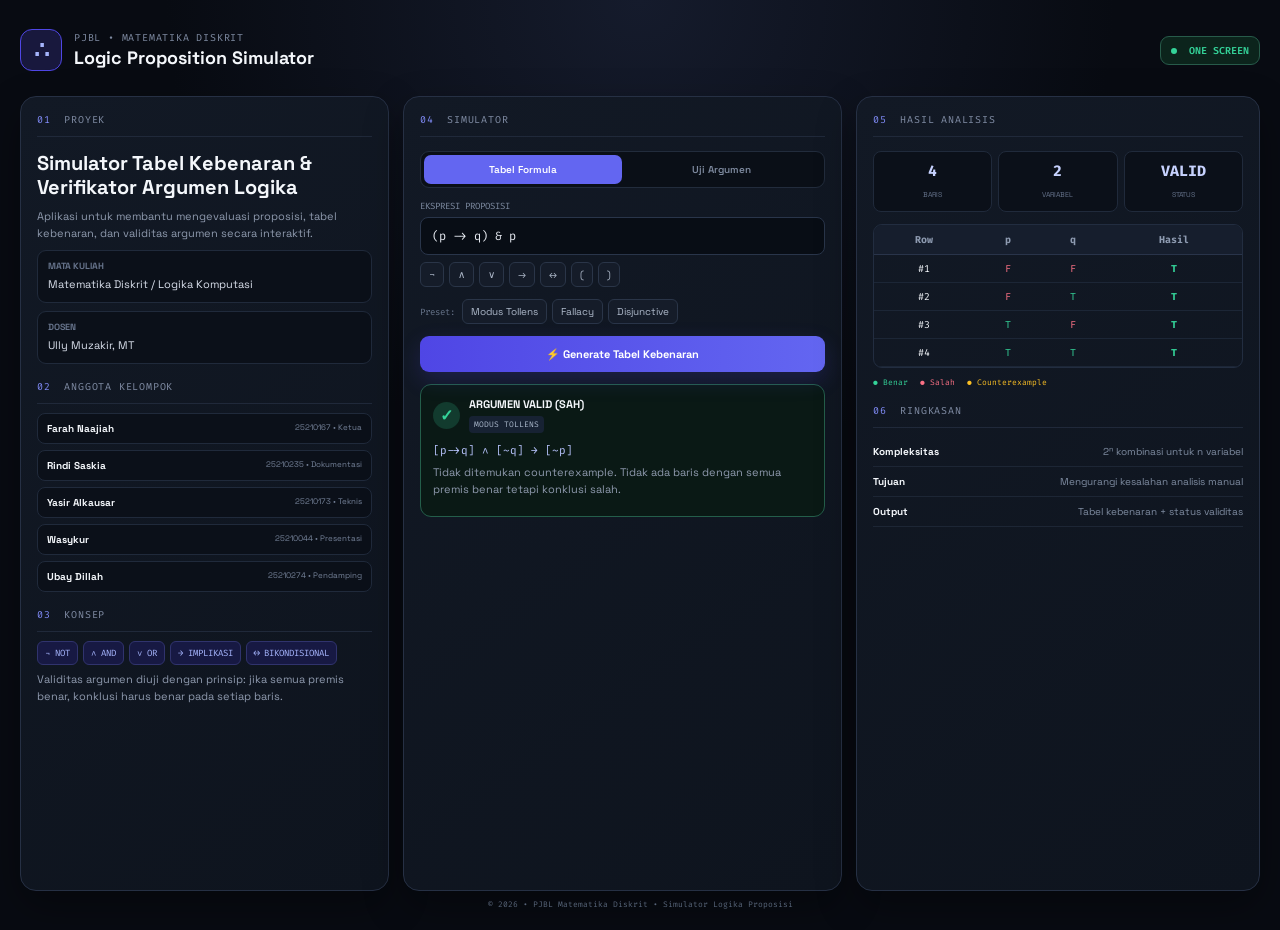
<file: index.html>
<!DOCTYPE html>
<html lang="id">
<head>
  <meta charset="UTF-8">
  <meta name="viewport" content="width=device-width, initial-scale=1.0">

  <title>Logic Proposition Simulator</title>

  <link rel="preconnect" href="https://fonts.googleapis.com">
  <link rel="preconnect" href="https://fonts.gstatic.com" crossorigin>

  <link
    href="https://fonts.googleapis.com/css2?family=Fira+Code:wght@400;500;600&family=Space+Grotesk:wght@400;500;600;700&display=swap"
    rel="stylesheet"
  >

  <link rel="stylesheet" href="style.css">
</head>

<body>

<div class="app">

  <!-- HEADER -->
  <header class="topbar">

    <div class="brand">

      <div class="logo">
        ∴
      </div>

      <div>
        <div class="eyebrow">
          PJBL • MATEMATIKA DISKRIT
        </div>

        <h1>
          Logic Proposition Simulator
        </h1>
      </div>

    </div>

    <div class="status">
      <span></span>
      ONE SCREEN
    </div>

  </header>


  <!-- DASHBOARD -->
  <main class="dashboard">


    <!-- ============================= -->
    <!-- PANEL KIRI -->
    <!-- ============================= -->

    <aside class="panel project-panel">

      <div class="panel-title">
        <span>01</span>
        PROYEK
      </div>

      <h2>
        Simulator Tabel Kebenaran & Verifikator Argumen Logika
      </h2>

      <p class="muted">
        Aplikasi untuk membantu mengevaluasi proposisi,
        tabel kebenaran, dan validitas argumen secara interaktif.
      </p>


      <!-- INFORMASI PROYEK -->

      <div class="info-box">

        <b>Mata Kuliah</b>

        <span>
          Matematika Diskrit / Logika Komputasi
        </span>

      </div>


      <div class="info-box">

        <b>Dosen</b>

        <span>
          Ully Muzakir, MT
        </span>

      </div>


      <!-- ANGGOTA -->

      <div class="panel-title small">

        <span>02</span>

        ANGGOTA KELOMPOK

      </div>


      <div class="members">

        <div>
          <b>Farah Naajiah</b>
          <small>
            25210167 • Ketua
          </small>
        </div>


        <div>
          <b>Rindi Saskia</b>
          <small>
            25210235 • Dokumentasi
          </small>
        </div>


        <div>
          <b>Yasir Alkausar</b>
          <small>
            25210173 • Teknis
          </small>
        </div>


        <div>
          <b>Wasykur</b>
          <small>
            25210044 • Presentasi
          </small>
        </div>


        <div>
          <b>Ubay Dillah</b>
          <small>
            25210274 • Pendamping
          </small>
        </div>

      </div>


      <!-- KONSEP -->

      <div class="theory">

        <div class="panel-title small">

          <span>03</span>

          KONSEP

        </div>


        <div class="chips">

          <span>
            ¬ NOT
          </span>

          <span>
            ∧ AND
          </span>

          <span>
            ∨ OR
          </span>

          <span>
            → IMPLIKASI
          </span>

          <span>
            ↔ BIKONDISIONAL
          </span>

        </div>


        <p class="muted">

          Validitas argumen diuji dengan prinsip:
          jika semua premis benar, konklusi harus benar
          pada setiap baris.

        </p>

      </div>

    </aside>



    <!-- ============================= -->
    <!-- PANEL TENGAH -->
    <!-- ============================= -->

    <section class="panel simulator-panel">

      <div class="panel-title">

        <span>04</span>

        SIMULATOR

      </div>


      <!-- MODE -->

      <div class="mode-switch">

        <button
          id="formulaMode"
          class="mode active"
          onclick="switchMode('formula')"
        >
          Tabel Formula
        </button>


        <button
          id="argumentMode"
          class="mode"
          onclick="switchMode('argument')"
        >
          Uji Argumen
        </button>

      </div>



      <!-- ============================= -->
      <!-- FORMULA -->
      <!-- ============================= -->

      <div id="formulaBox">

        <label>
          Ekspresi proposisi
        </label>


        <input
          id="formulaInput"
          value="(p -> q) & p"
          placeholder="Contoh: (p -> q) & p"
        >


        <!-- SYMBOL -->

        <div class="symbol-row">

          <button onclick="insertSymbol('¬')">
            ¬
          </button>

          <button onclick="insertSymbol('∧')">
            ∧
          </button>

          <button onclick="insertSymbol('∨')">
            ∨
          </button>

          <button onclick="insertSymbol('→')">
            →
          </button>

          <button onclick="insertSymbol('↔')">
            ↔
          </button>

          <button onclick="insertSymbol('(')">
            (
          </button>

          <button onclick="insertSymbol(')')">
            )
          </button>

        </div>

      </div>



      <!-- ============================= -->
      <!-- ARGUMENT -->
      <!-- ============================= -->

      <div
        id="argumentBox"
        class="hidden"
      >

        <label>
          Premis 1
        </label>

        <input
          id="premise1"
          value="p -> q"
        >


        <label>
          Premis 2
        </label>

        <input
          id="premise2"
          value="~q"
        >


        <label>
          Konklusi
        </label>

        <input
          id="conclusion"
          value="~p"
        >

      </div>



      <!-- PRESET -->

      <div class="preset-row">

        <span>
          Preset:
        </span>


        <button onclick="preset('modus')">
          Modus Tollens
        </button>


        <button onclick="preset('fallacy')">
          Fallacy
        </button>


        <button onclick="preset('disjunctive')">
          Disjunctive
        </button>

      </div>



      <!-- EXECUTE -->

      <button
        class="execute"
        onclick="execute()"
      >

        <span id="executeText">
          ⚡ Generate Tabel Kebenaran
        </span>

      </button>



      <!-- HASIL -->

      <div
        id="resultCard"
        class="result valid"
      >

        <div class="result-head">

          <div
            id="resultIcon"
            class="result-icon"
          >
            ✓
          </div>


          <div>

            <div
              id="resultTitle"
              class="result-title"
            >
              SIAP DIANALISIS
            </div>


            <div
              id="resultRule"
              class="badge"
            >
              TRUTH TABLE
            </div>

          </div>

        </div>


        <div
          id="resultFormula"
          class="formula"
        >
          Masukkan ekspresi atau argumen
          lalu tekan Execute.
        </div>


        <p
          id="resultExplanation"
          class="muted"
        >
          Hasil analisis akan muncul di panel ini.
        </p>

      </div>

    </section>



    <!-- ============================= -->
    <!-- PANEL KANAN -->
    <!-- ============================= -->

    <section class="panel result-panel">

      <div class="panel-title">

        <span>05</span>

        HASIL ANALISIS

      </div>



      <!-- STATISTIK -->

      <div class="stats">

        <div>

          <b id="rowCount">
            4
          </b>

          <small>
            BARIS
          </small>

        </div>


        <div>

          <b id="variableCount">
            2
          </b>

          <small>
            VARIABEL
          </small>

        </div>


        <div>

          <b id="statusSmall">
            —
          </b>

          <small>
            STATUS
          </small>

        </div>

      </div>



      <!-- TABEL -->

      <div class="table-wrap">

        <table id="truthTable">

          <thead>

            <tr>

              <th>
                Row
              </th>

              <th>
                p
              </th>

              <th>
                q
              </th>

              <th>
                Hasil
              </th>

            </tr>

          </thead>


          <tbody>
          </tbody>

        </table>

      </div>



      <!-- LEGEND -->

      <div class="legend">

        <span class="true">
          ● Benar
        </span>

        <span class="false">
          ● Salah
        </span>

        <span class="critical">
          ● Counterexample
        </span>

      </div>



      <!-- RINGKASAN -->

      <div class="quick">

        <div class="panel-title small">

          <span>06</span>

          RINGKASAN

        </div>


        <div class="quick-item">

          <b>
            Kompleksitas
          </b>

          <span>
            2ⁿ kombinasi untuk n variabel
          </span>

        </div>


        <div class="quick-item">

          <b>
            Tujuan
          </b>

          <span>
            Mengurangi kesalahan analisis manual
          </span>

        </div>


        <div class="quick-item">

          <b>
            Output
          </b>

          <span>
            Tabel kebenaran + status validitas
          </span>

        </div>

      </div>

    </section>

  </main>



  <!-- FOOTER -->

  <footer>

    © 2026 • PJBL Matematika Diskrit •
    Simulator Logika Proposisi

  </footer>

</div>


<!-- JAVASCRIPT -->

<script src="script.js"></script>

</body>
</html>
</file>
<file: style.css>
:root {

  --bg: #080b12;

  --panel: #111722;

  --panel2: #171e2c;

  --line: #263044;

  --text: #f4f7fb;

  --muted: #8f9aae;

  --primary: #6366f1;

  --cyan: #22d3ee;

  --green: #34d399;

  --red: #fb7185;

  --amber: #fbbf24;

}


* {

  box-sizing: border-box;

}


body {

  margin: 0;

  background:
    radial-gradient(
      circle at top,
      #151b2c 0,
      #080b12 42%
    );

  color: var(--text);

  font-family:
    "Space Grotesk",
    sans-serif;

  min-height: 100vh;

}


button,
input {

  font: inherit;

}


button {

  cursor: pointer;

}


/* ============================= */
/* APP */
/* ============================= */

.app {

  width: min(1500px, 100%);

  min-height: 100vh;

  margin: auto;

  padding:
    18px
    20px
    12px;

}


/* ============================= */
/* HEADER */
/* ============================= */

.topbar {

  height: 64px;

  display: flex;

  align-items: center;

  justify-content: space-between;

  margin-bottom: 14px;

}


.brand {

  display: flex;

  align-items: center;

  gap: 12px;

}


.logo {

  width: 42px;

  height: 42px;

  border:
    1px solid
    #4f46e5;

  background: #18183d;

  border-radius: 12px;

  display: grid;

  place-items: center;

  color: #a5b4fc;

  font-size: 24px;

  font-weight: 700;

}


.eyebrow {

  font-family:
    "Fira Code",
    monospace;

  font-size: 10px;

  color: #7f8ba2;

  letter-spacing: .08em;

}


h1 {

  font-size: 18px;

  margin:
    2px
    0
    0;

}


.status {

  font:
    600 10px
    "Fira Code";

  border:
    1px solid
    #275b4a;

  color: var(--green);

  padding:
    7px
    10px;

  border-radius: 9px;

  background: #0c241c;

}


.status span {

  display: inline-block;

  width: 6px;

  height: 6px;

  background: var(--green);

  border-radius: 50%;

  margin-right: 6px;

}


/* ============================= */
/* DASHBOARD */
/* ============================= */

.dashboard {

  display: grid;

  grid-template-columns:
    1.05fr
    1.25fr
    1.15fr;

  gap: 14px;

  height:
    calc(100vh - 105px);

  min-height: 620px;

}


/* ============================= */
/* PANEL */
/* ============================= */

.panel {

  background:
    linear-gradient(
      145deg,
      #121925,
      #0e141e
    );

  border:
    1px solid
    var(--line);

  border-radius: 16px;

  padding: 16px;

  overflow: auto;

  box-shadow:
    0 15px 40px #0005;

}


.panel-title {

  font:
    10px
    "Fira Code";

  color: #818da5;

  letter-spacing: .08em;

  border-bottom:
    1px solid
    #20293a;

  padding-bottom: 10px;

  margin-bottom: 14px;

}


.panel-title span {

  color: #818cf8;

  margin-right: 7px;

}


.panel-title.small {

  margin-top: 16px;

  margin-bottom: 9px;

}


/* ============================= */
/* PROJECT */
/* ============================= */

h2 {

  font-size: 20px;

  line-height: 1.2;

  margin:
    0
    0
    9px;

}


.muted {

  color: var(--muted);

  font-size: 11px;

  line-height: 1.55;

  margin:
    6px
    0;

}


.info-box {

  padding:
    9px
    10px;

  background: #0b1019;

  border:
    1px solid
    #202a3b;

  border-radius: 9px;

  margin-top: 8px;

}


.info-box b {

  display: block;

  font-size: 9px;

  color: #66738b;

  text-transform: uppercase;

}


.info-box span {

  font-size: 11px;

  color: #d9dfeb;

}


/* ============================= */
/* MEMBERS */
/* ============================= */

.members {

  display: grid;

  gap: 6px;

}


.members div {

  display: flex;

  justify-content: space-between;

  gap: 8px;

  padding:
    8px
    9px;

  border:
    1px solid
    #202a3b;

  background: #0b1019;

  border-radius: 8px;

}


.members b {

  font-size: 10px;

}


.members small {

  font-size: 8px;

  color: #76839a;

  text-align: right;

}


/* ============================= */
/* CHIPS */
/* ============================= */

.chips {

  display: flex;

  flex-wrap: wrap;

  gap: 5px;

}


.chips span {

  font:
    9px
    "Fira Code";

  padding:
    5px
    7px;

  border-radius: 6px;

  color: #a5b4fc;

  background: #171943;

  border:
    1px solid
    #30336d;

}


/* ============================= */
/* MODE */
/* ============================= */

.mode-switch {

  display: grid;

  grid-template-columns:
    1fr
    1fr;

  background: #0a0f17;

  border:
    1px solid
    #222c3c;

  padding: 3px;

  border-radius: 9px;

  margin-bottom: 12px;

}


.mode {

  border: 0;

  background: transparent;

  color: #7e8a9f;

  padding: 8px;

  border-radius: 7px;

  font-size: 10px;

  font-weight: 600;

}


.mode.active {

  background: var(--primary);

  color: #fff;

}


/* ============================= */
/* INPUT */
/* ============================= */

label {

  display: block;

  font:
    9px
    "Fira Code";

  color: #7d8aa0;

  text-transform: uppercase;

  margin:
    8px
    0
    5px;

}


input {

  width: 100%;

  border:
    1px solid
    #29354a;

  background: #080d15;

  color: #e7ebf2;

  border-radius: 8px;

  padding:
    10px
    11px;

  outline: none;

  font:
    12px
    "Fira Code";

}


input:focus {

  border-color:
    #6366f1;

  box-shadow:
    0 0 0 2px
    #6366f122;

}


/* ============================= */
/* SYMBOL */
/* ============================= */

.symbol-row {

  display: flex;

  gap: 5px;

  flex-wrap: wrap;

  margin-top: 7px;

}


.symbol-row button,
.preset-row button {

  border:
    1px solid
    #2a3548;

  background: #151c29;

  color: #aeb9ca;

  border-radius: 6px;

  padding:
    5px
    8px;

  font-size: 10px;

}


.symbol-row button:hover,
.preset-row button:hover {

  border-color:
    #6366f1;

  color: #fff;

}


/* ============================= */
/* PRESET */
/* ============================= */

.preset-row {

  display: flex;

  gap: 5px;

  flex-wrap: wrap;

  align-items: center;

  margin:
    12px
    0;

}


.preset-row span {

  font:
    9px
    "Fira Code";

  color: #67748a;

  margin-right: 2px;

}


/* ============================= */
/* EXECUTE */
/* ============================= */

.execute {

  width: 100%;

  border: 0;

  border-radius: 9px;

  padding: 11px;

  background:
    linear-gradient(
      90deg,
      #4f46e5,
      #6366f1
    );

  color: white;

  font-weight: 700;

  font-size: 11px;

  box-shadow:
    0 8px 22px
    #4f46e533;

}


.execute:hover {

  filter: brightness(1.1);

}


/* ============================= */
/* RESULT CARD */
/* ============================= */

.result {

  margin-top: 12px;

  padding: 12px;

  border-radius: 11px;

  border:
    1px solid
    #2b3950;

  background: #0b1019;

}


.result.valid {

  border-color:
    #245e4a;

  background:
    #0a1915;

}


.result.invalid {

  border-color:
    #713546;

  background:
    #1b0d13;

}


.result-head {

  display: flex;

  gap: 9px;

  align-items: center;

}


.result-icon {

  width: 27px;

  height: 27px;

  border-radius: 50%;

  display: grid;

  place-items: center;

  background: #123b2e;

  color: var(--green);

  font-weight: 700;

}


.result.invalid .result-icon {

  background: #451827;

  color: var(--red);

}


.result-title {

  font-size: 11px;

  font-weight: 700;

}


.badge {

  display: inline-block;

  font:
    8px
    "Fira Code";

  margin-top: 3px;

  padding:
    3px
    5px;

  border-radius: 4px;

  background: #172233;

  color: #a9b7ca;

}


.formula {

  font:
    11px
    "Fira Code";

  color: #b9c5ff;

  margin-top: 10px;

  word-break: break-word;

}


/* ============================= */
/* STATISTICS */
/* ============================= */

.stats {

  display: grid;

  grid-template-columns:
    repeat(3, 1fr);

  gap: 6px;

  margin-bottom: 12px;

}


.stats div {

  padding: 9px;

  background: #0b1019;

  border:
    1px solid
    #202a3b;

  border-radius: 8px;

  text-align: center;

}


.stats b {

  display: block;

  font:
    700 15px
    "Fira Code";

  color: #c7d2fe;

}


.stats small {

  font-size: 7px;

  color: #66738b;

}


/* ============================= */
/* TABLE */
/* ============================= */

.table-wrap {

  border:
    1px solid
    #222d40;

  border-radius: 9px;

  overflow: auto;

  max-height: 320px;

}


table {

  width: 100%;

  border-collapse: collapse;

  font:
    10px
    "Fira Code";

  text-align: center;

}


th {

  position: sticky;

  top: 0;

  background: #161e2d;

  color: #8d9ab0;

  padding: 8px;

  border-bottom:
    1px solid
    #29344a;

}


td {

  padding: 7px;

  border-bottom:
    1px solid
    #1c2636;

}


.true {

  color: var(--green);

}


.false {

  color: var(--red);

}


tr.critical {

  background: #32131e;

  box-shadow:
    inset 2px 0
    var(--red);

}


/* ============================= */
/* LEGEND */
/* ============================= */

.legend {

  display: flex;

  gap: 12px;

  font:
    8px
    "Fira Code";

  margin:
    9px
    0;

  color: #78869b;

}


.legend .true {

  color: var(--green);

}


.legend .false {

  color: var(--red);

}


.legend .critical {

  color: var(--amber);

}


/* ============================= */
/* SUMMARY */
/* ============================= */

.quick-item {

  display: flex;

  justify-content: space-between;

  gap: 8px;

  padding:
    8px
    0;

  border-bottom:
    1px solid
    #1d2635;

  font-size: 10px;

}


.quick-item span {

  color: #7f8ca1;

  text-align: right;

}


/* ============================= */
/* HIDDEN */
/* ============================= */

.hidden {

  display: none !important;

}


/* ============================= */
/* FOOTER */
/* ============================= */

footer {

  text-align: center;

  color: #58657a;

  font:
    8px
    "Fira Code";

  padding: 8px;

}


/* ============================= */
/* TABLET */
/* ============================= */

@media (max-width: 1000px) {

  .dashboard {

    grid-template-columns:
      1fr
      1fr;

    height: auto;

    min-height: 0;

  }


  .result-panel {

    grid-column:
      1 / -1;

    min-height: 400px;

  }

}


/* ============================= */
/* MOBILE */
/* ============================= */

@media (max-width: 680px) {

  .app {

    padding: 10px;

  }


  .topbar {

    height: auto;

  }


  .status {

    display: none;

  }


  .dashboard {

    display: flex;

    flex-direction: column;

  }


  .panel {

    overflow: visible;

  }


  .project-panel,
  .simulator-panel,
  .result-panel {

    min-height: auto;

  }


  h2 {

    font-size: 17px;

  }

}
</file>
